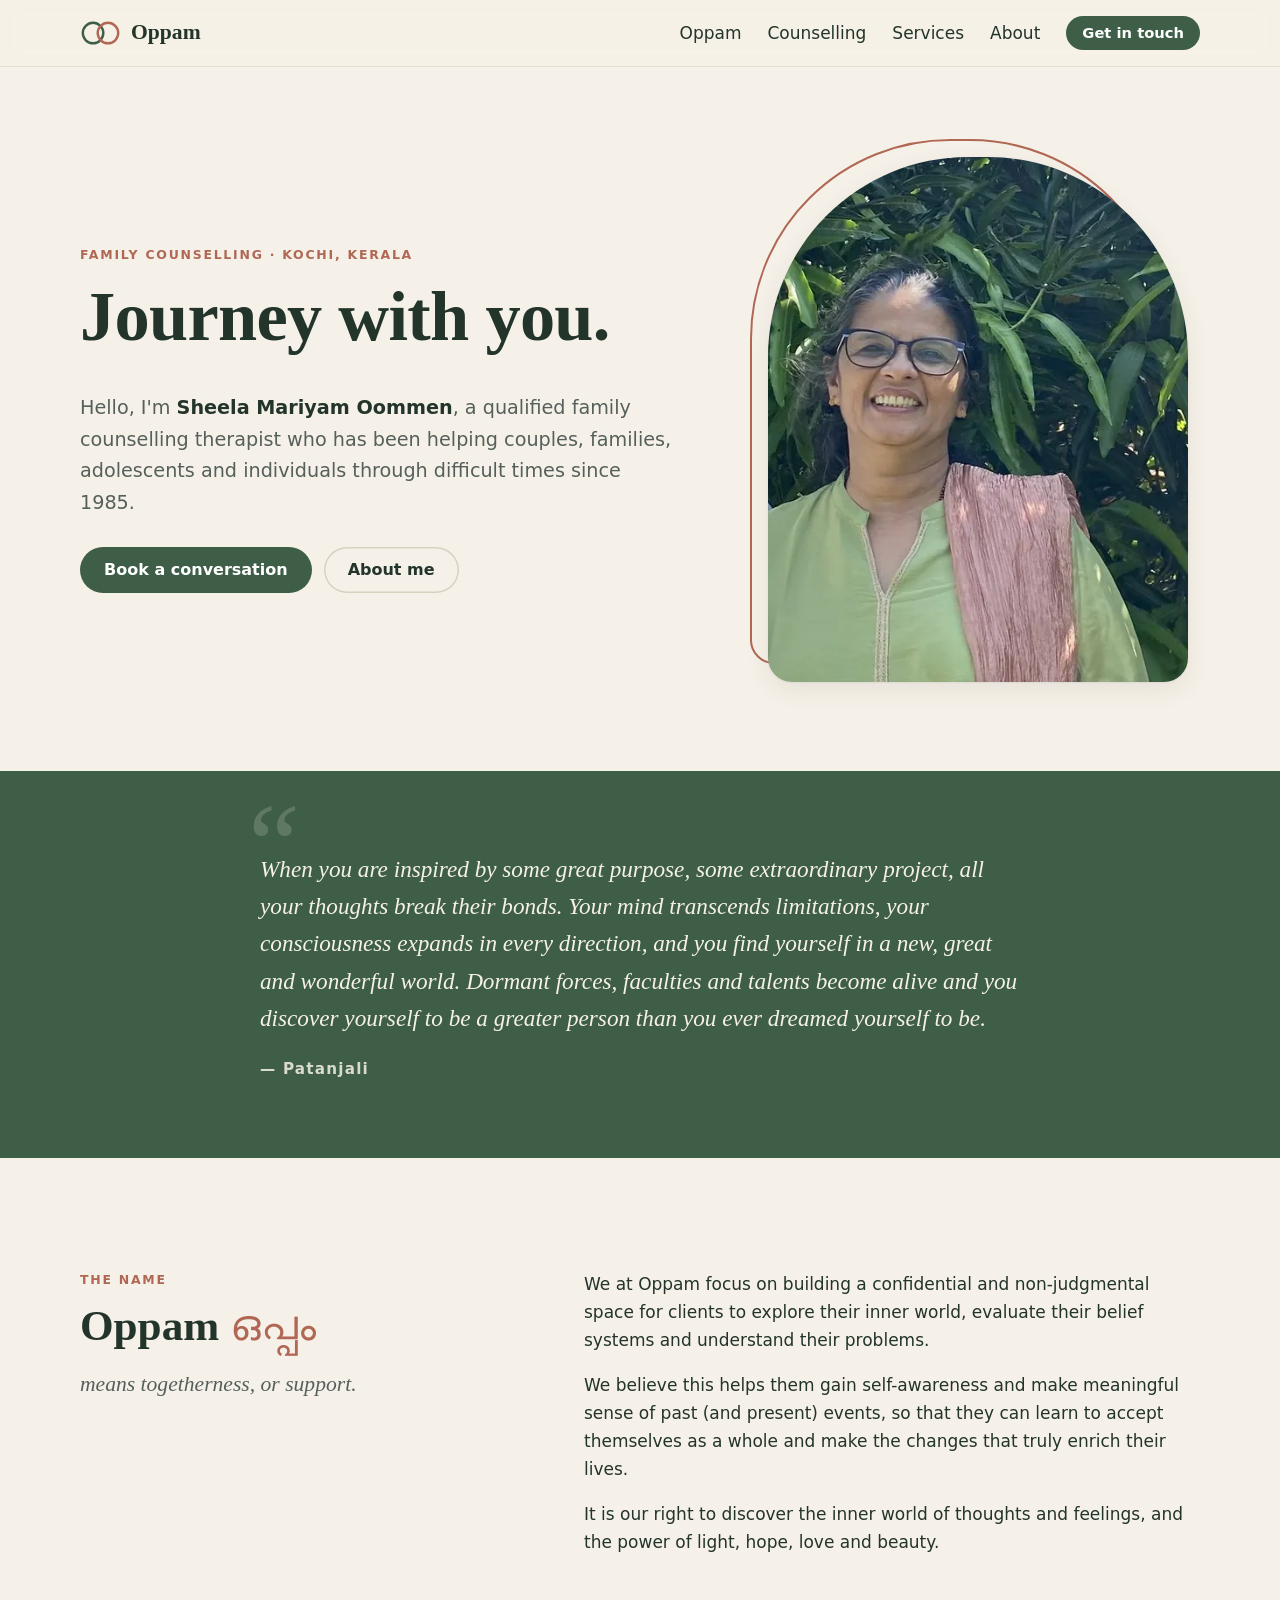
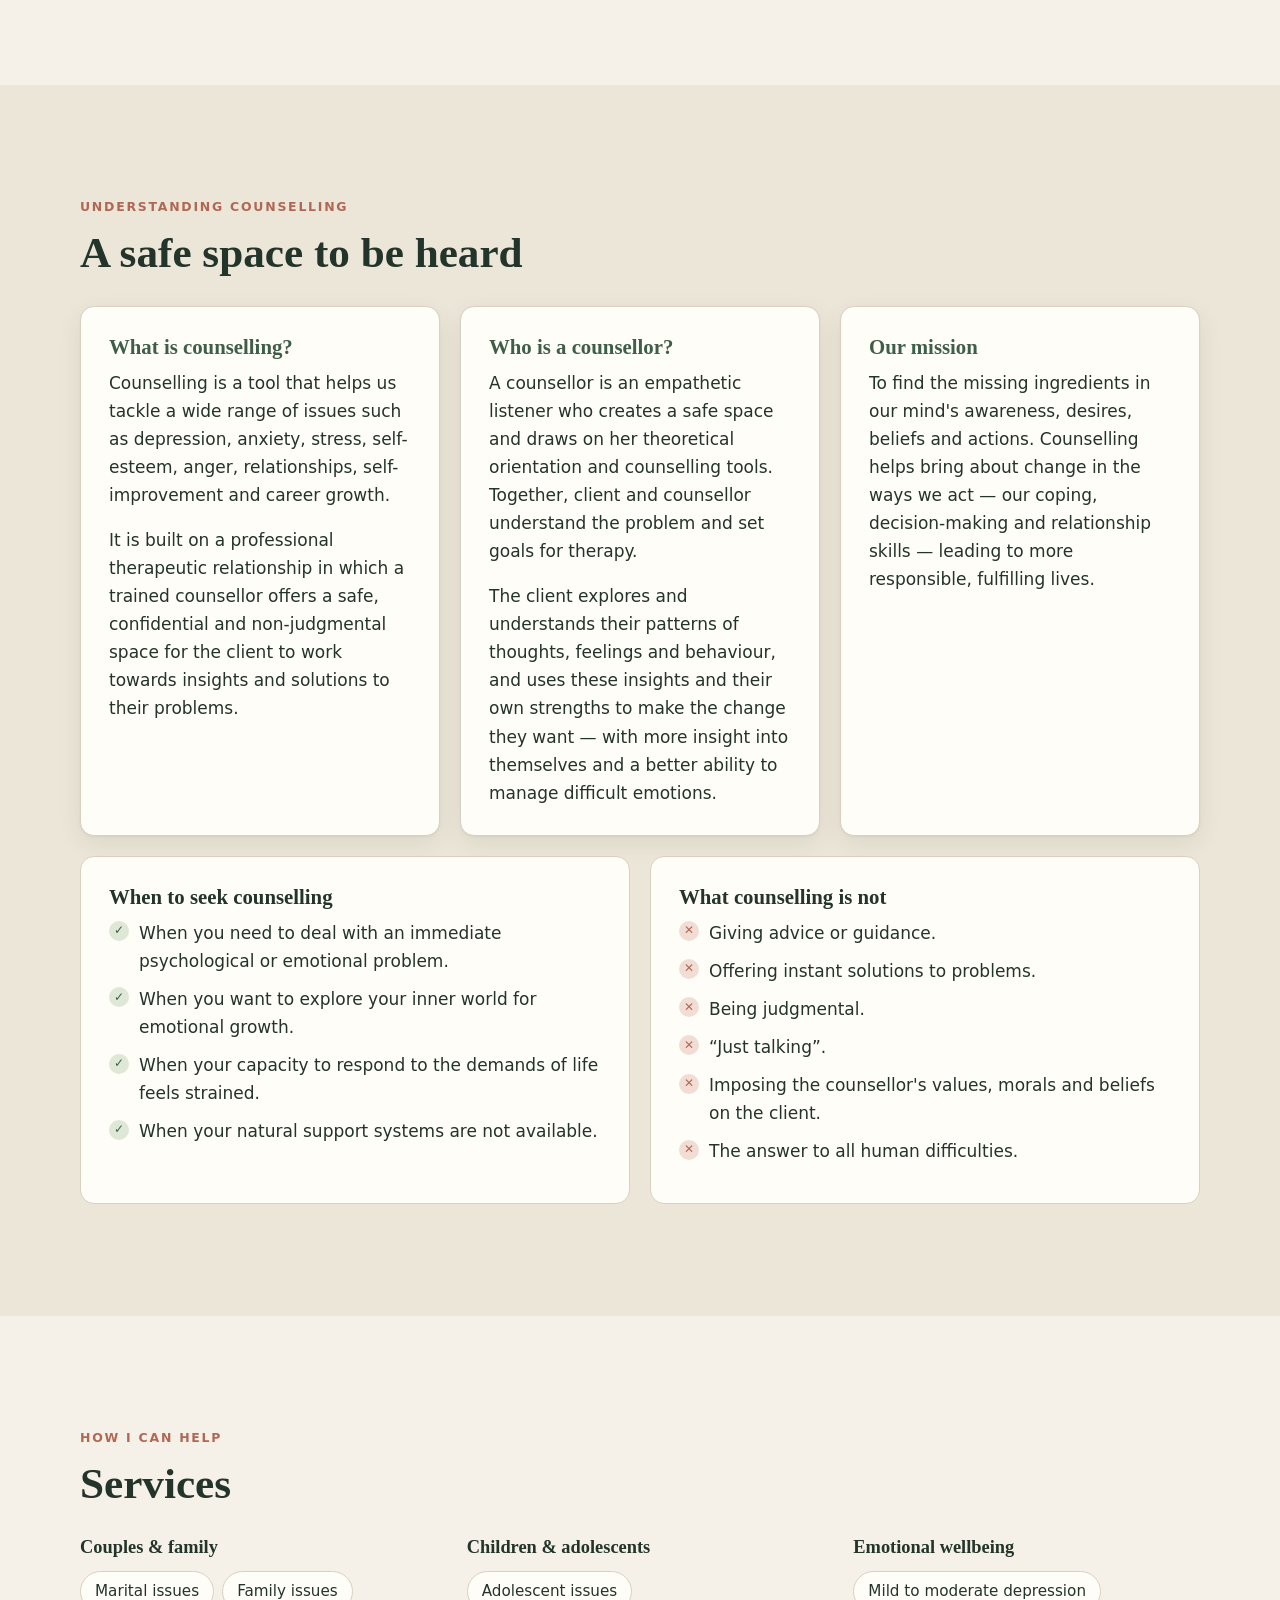
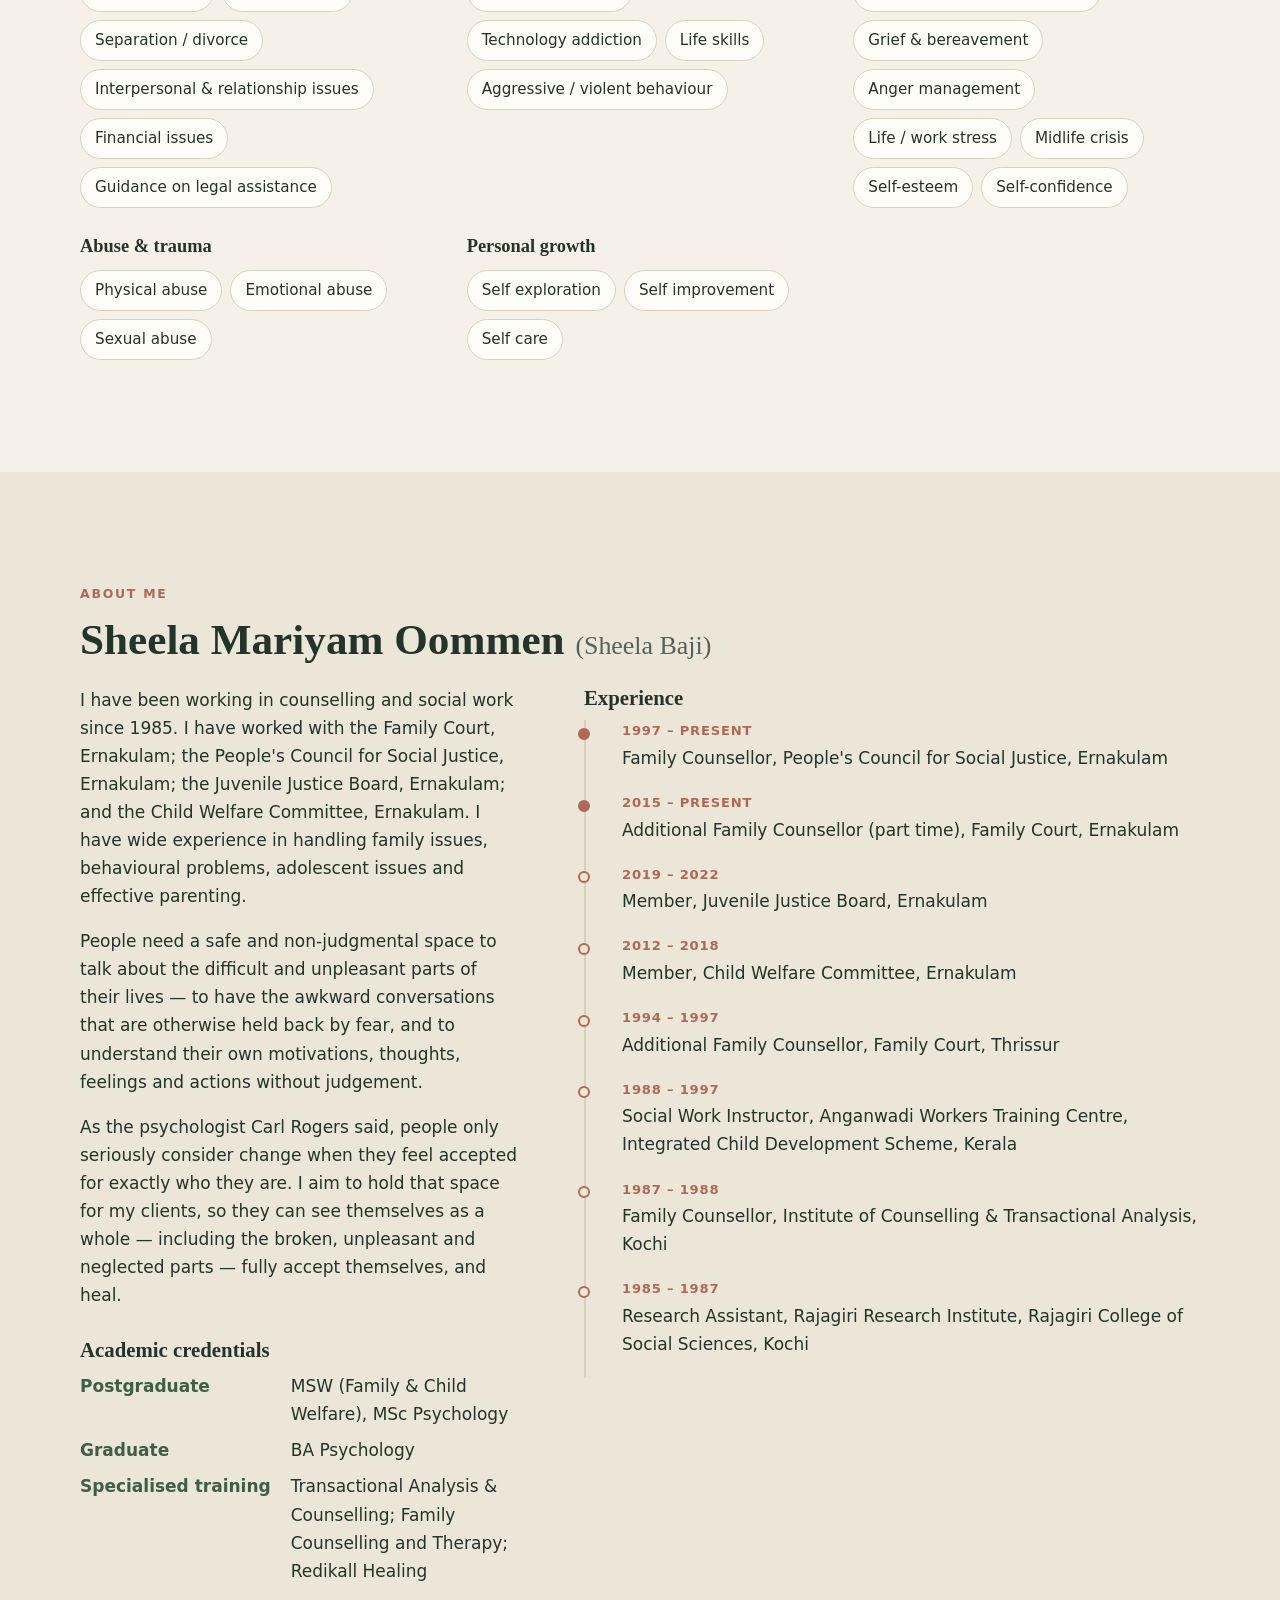
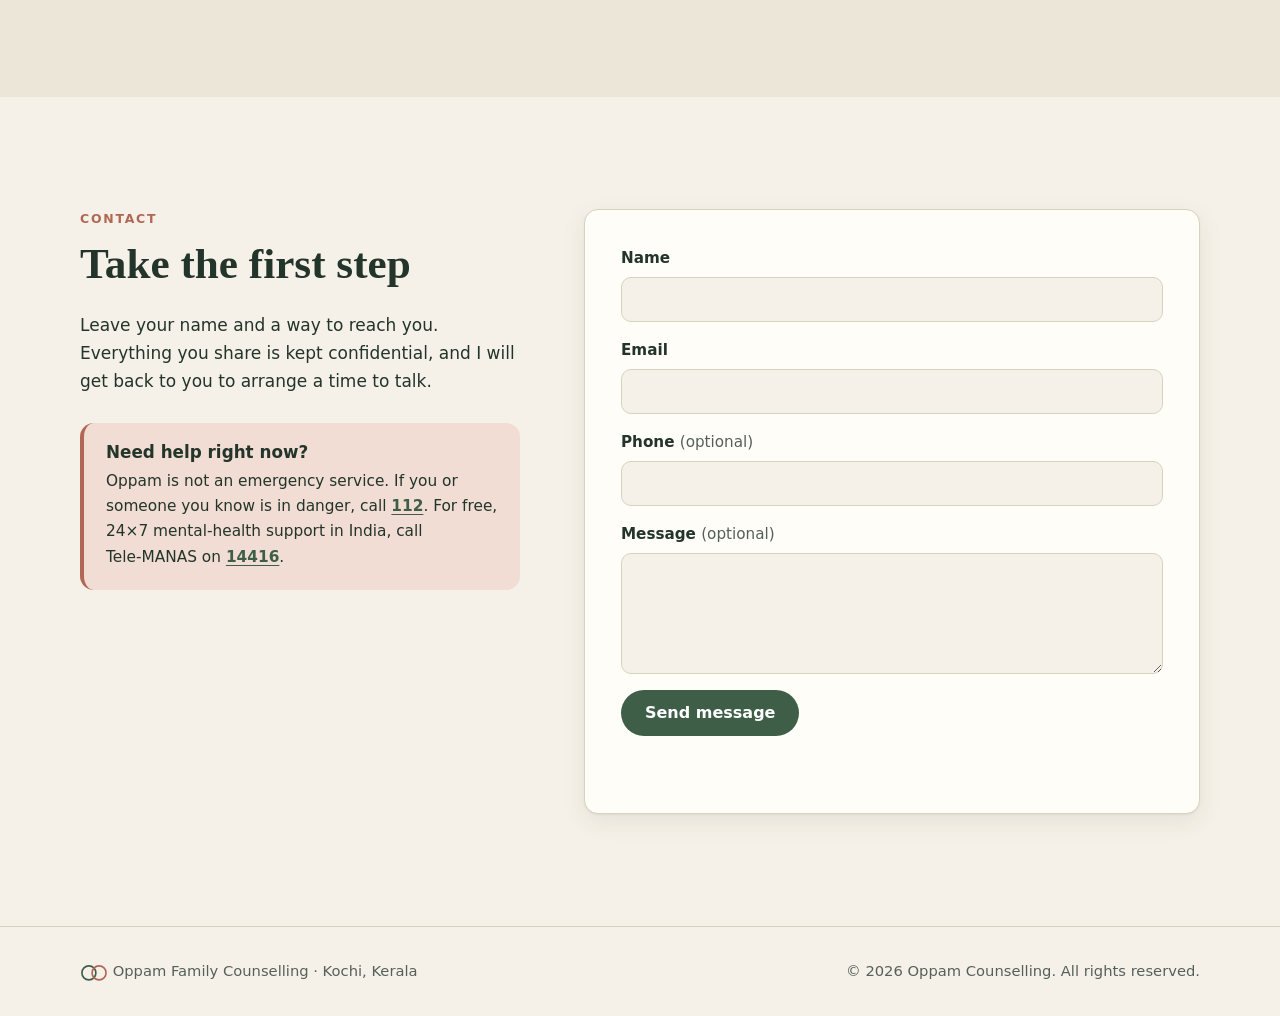
<file: index.html>
<!doctype html>
<html lang="en" class="no-js">
<head>
  <meta charset="utf-8">
  <meta name="viewport" content="width=device-width, initial-scale=1">
  <meta http-equiv="Content-Security-Policy" content="default-src 'none'; img-src 'self'; style-src 'self'; script-src 'self'; connect-src https://formspree.io; form-action https://formspree.io; base-uri 'none'; manifest-src 'self'">
  <meta name="referrer" content="strict-origin-when-cross-origin">
  <title>Oppam Family Counselling · Kochi · Sheela Mariyam Oommen</title>
  <meta name="description" content="Confidential, non-judgmental family counselling in Kochi, Kerala with Sheela Mariyam Oommen — working with couples, families, adolescents and individuals.">
  <link rel="canonical" href="https://www.oppamcounselling.com/">
  <meta name="theme-color" content="#f6f1e8" media="(prefers-color-scheme: light)">
  <meta name="theme-color" content="#161c18" media="(prefers-color-scheme: dark)">
  <link rel="icon" href="images/favicon.svg" type="image/svg+xml">
  <link rel="apple-touch-icon" href="images/apple-touch-icon.png">

  <meta property="og:type" content="website">
  <meta property="og:site_name" content="Oppam Family Counselling">
  <meta property="og:title" content="Oppam Family Counselling · Journey with you">
  <meta property="og:description" content="Confidential, non-judgmental family counselling in Kochi with Sheela Mariyam Oommen.">
  <meta property="og:url" content="https://www.oppamcounselling.com/">
  <meta property="og:image" content="https://www.oppamcounselling.com/images/og-image.jpg">
  <meta property="og:image:width" content="1200">
  <meta property="og:image:height" content="630">
  <meta name="twitter:card" content="summary_large_image">

  <link rel="stylesheet" href="assets/css/site.css">
  <script src="assets/js/site.js" defer></script>

  <script type="application/ld+json">
  {
    "@context": "https://schema.org",
    "@type": "ProfessionalService",
    "name": "Oppam Family Counselling",
    "url": "https://www.oppamcounselling.com/",
    "image": "https://www.oppamcounselling.com/images/og-image.jpg",
    "description": "Confidential, non-judgmental family counselling in Kochi, Kerala.",
    "address": { "@type": "PostalAddress", "addressLocality": "Kochi", "addressRegion": "Kerala", "addressCountry": "IN" },
    "areaServed": "Kochi",
    "founder": {
      "@type": "Person",
      "name": "Sheela Mariyam Oommen",
      "jobTitle": "Family Counsellor",
      "alumniOf": "Rajagiri College of Social Sciences"
    }
  }
  </script>
</head>
<body>
<a class="skip" href="#main">Skip to content</a>

<header class="site-header" id="top">
  <div class="wrap bar">
    <a class="brand" href="#top" aria-label="Oppam Family Counselling, back to top">
      <svg class="mark" viewBox="0 0 44 28" aria-hidden="true"><circle cx="14" cy="14" r="11"/><circle cx="30" cy="14" r="11"/></svg>
      <span>Oppam</span>
    </a>
    <button class="menu-btn" aria-expanded="false" aria-controls="nav">
      <span class="sr">Menu</span><span class="bars" aria-hidden="true"></span>
    </button>
    <nav id="nav" aria-label="Main">
      <a href="#about-oppam">Oppam</a>
      <a href="#counselling">Counselling</a>
      <a href="#services">Services</a>
      <a href="#about">About</a>
      <a class="btn btn-sm" href="#contact">Get in touch</a>
    </nav>
  </div>
</header>

<main id="main">

  <!-- Hero -->
  <section class="hero">
    <div class="wrap hero-grid">
      <div class="hero-copy">
        <p class="eyebrow">Family counselling · Kochi, Kerala</p>
        <h1>Journey with you.</h1>
        <p class="lede">Hello, I'm <strong>Sheela Mariyam Oommen</strong>, a qualified family counselling therapist who has been helping couples, families, adolescents and individuals through difficult times since 1985.</p>
        <div class="cta">
          <a class="btn" href="#contact">Book a conversation</a>
          <a class="btn btn-ghost" href="#about">About me</a>
        </div>
      </div>
      <figure class="hero-photo">
        <picture>
          <source type="image/webp" srcset="images/sheela-480.webp 480w, images/sheela-800.webp 800w" sizes="(min-width: 900px) 420px, 80vw">
          <img src="images/sheela-800.jpg" width="800" height="1000" alt="Sheela Mariyam Oommen smiling in a garden, wearing a green kurta and rose dupatta." fetchpriority="high">
        </picture>
      </figure>
    </div>
  </section>

  <!-- Quote -->
  <section class="quote-band" aria-label="Quotation">
    <div class="wrap narrow">
      <blockquote>
        <p>When you are inspired by some great purpose, some extraordinary project, all your thoughts break their bonds. Your mind transcends limitations, your consciousness expands in every direction, and you find yourself in a new, great and wonderful world. Dormant forces, faculties and talents become alive and you discover yourself to be a greater person than you ever dreamed yourself to be.</p>
        <footer>— Patanjali</footer>
      </blockquote>
    </div>
  </section>

  <!-- Oppam -->
  <section id="about-oppam" class="section">
    <div class="wrap two-col">
      <div>
        <p class="eyebrow">The name</p>
        <h2>Oppam <span class="ml" lang="ml">ഒപ്പം</span></h2>
        <p class="meaning">means <em>togetherness</em>, or <em>support</em>.</p>
      </div>
      <div class="prose">
        <p>We at Oppam focus on building a confidential and non-judgmental space for clients to explore their inner world, evaluate their belief systems and understand their problems.</p>
        <p>We believe this helps them gain self-awareness and make meaningful sense of past (and present) events, so that they can learn to accept themselves as a whole and make the changes that truly enrich their lives.</p>
        <p>It is our right to discover the inner world of thoughts and feelings, and the power of light, hope, love and beauty.</p>
      </div>
    </div>
  </section>

  <!-- Counselling -->
  <section id="counselling" class="section tint">
    <div class="wrap">
      <p class="eyebrow">Understanding counselling</p>
      <h2>A safe space to be heard</h2>
      <div class="cards">
        <article class="card">
          <h3>What is counselling?</h3>
          <p>Counselling is a tool that helps us tackle a wide range of issues such as depression, anxiety, stress, self-esteem, anger, relationships, self-improvement and career growth.</p>
          <p>It is built on a professional therapeutic relationship in which a trained counsellor offers a safe, confidential and non-judgmental space for the client to work towards insights and solutions to their problems.</p>
        </article>
        <article class="card">
          <h3>Who is a counsellor?</h3>
          <p>A counsellor is an empathetic listener who creates a safe space and draws on her theoretical orientation and counselling tools. Together, client and counsellor understand the problem and set goals for therapy.</p>
          <p>The client explores and understands their patterns of thoughts, feelings and behaviour, and uses these insights and their own strengths to make the change they want — with more insight into themselves and a better ability to manage difficult emotions.</p>
        </article>
        <article class="card">
          <h3>Our mission</h3>
          <p>To find the missing ingredients in our mind's awareness, desires, beliefs and actions. Counselling helps bring about change in the ways we act — our coping, decision-making and relationship skills — leading to more responsible, fulfilling lives.</p>
        </article>
      </div>

      <div class="when">
        <div>
          <h3>When to seek counselling</h3>
          <ul class="ticks">
            <li>When you need to deal with an immediate psychological or emotional problem.</li>
            <li>When you want to explore your inner world for emotional growth.</li>
            <li>When your capacity to respond to the demands of life feels strained.</li>
            <li>When your natural support systems are not available.</li>
          </ul>
        </div>
        <div>
          <h3>What counselling is not</h3>
          <ul class="crosses">
            <li>Giving advice or guidance.</li>
            <li>Offering instant solutions to problems.</li>
            <li>Being judgmental.</li>
            <li>“Just talking”.</li>
            <li>Imposing the counsellor's values, morals and beliefs on the client.</li>
            <li>The answer to all human difficulties.</li>
          </ul>
        </div>
      </div>
    </div>
  </section>

  <!-- Services -->
  <section id="services" class="section">
    <div class="wrap">
      <p class="eyebrow">How I can help</p>
      <h2>Services</h2>
      <div class="service-groups">
        <div class="group">
          <h3>Couples &amp; family</h3>
          <ul class="chips">
            <li>Marital issues</li><li>Family issues</li><li>Separation / divorce</li>
            <li>Interpersonal &amp; relationship issues</li><li>Financial issues</li><li>Guidance on legal assistance</li>
          </ul>
        </div>
        <div class="group">
          <h3>Children &amp; adolescents</h3>
          <ul class="chips">
            <li>Adolescent issues</li><li>Technology addiction</li><li>Life skills</li><li>Aggressive / violent behaviour</li>
          </ul>
        </div>
        <div class="group">
          <h3>Emotional wellbeing</h3>
          <ul class="chips">
            <li>Mild to moderate depression</li><li>Grief &amp; bereavement</li><li>Anger management</li>
            <li>Life / work stress</li><li>Midlife crisis</li><li>Self-esteem</li><li>Self-confidence</li>
          </ul>
        </div>
        <div class="group">
          <h3>Abuse &amp; trauma</h3>
          <ul class="chips">
            <li>Physical abuse</li><li>Emotional abuse</li><li>Sexual abuse</li>
          </ul>
        </div>
        <div class="group">
          <h3>Personal growth</h3>
          <ul class="chips">
            <li>Self exploration</li><li>Self improvement</li><li>Self care</li>
          </ul>
        </div>
      </div>
    </div>
  </section>

  <!-- About -->
  <section id="about" class="section tint">
    <div class="wrap">
      <p class="eyebrow">About me</p>
      <h2>Sheela Mariyam Oommen <span class="aka">(Sheela Baji)</span></h2>
      <div class="two-col about">
        <div class="prose">
          <p>I have been working in counselling and social work since 1985. I have worked with the Family Court, Ernakulam; the People's Council for Social Justice, Ernakulam; the Juvenile Justice Board, Ernakulam; and the Child Welfare Committee, Ernakulam. I have wide experience in handling family issues, behavioural problems, adolescent issues and effective parenting.</p>
          <p>People need a safe and non-judgmental space to talk about the difficult and unpleasant parts of their lives — to have the awkward conversations that are otherwise held back by fear, and to understand their own motivations, thoughts, feelings and actions without judgement.</p>
          <p>As the psychologist Carl Rogers said, people only seriously consider change when they feel accepted for exactly who they are. I aim to hold that space for my clients, so they can see themselves as a whole — including the broken, unpleasant and neglected parts — fully accept themselves, and heal.</p>

          <h3>Academic credentials</h3>
          <dl class="creds">
            <dt>Postgraduate</dt><dd>MSW (Family &amp; Child Welfare), MSc Psychology</dd>
            <dt>Graduate</dt><dd>BA Psychology</dd>
            <dt>Specialised training</dt><dd>Transactional Analysis &amp; Counselling; Family Counselling and Therapy; Redikall Healing</dd>
          </dl>
        </div>

        <div>
          <h3>Experience</h3>
          <ol class="timeline">
            <li><span class="yr">1997 – present</span><span>Family Counsellor, People's Council for Social Justice, Ernakulam</span></li>
            <li><span class="yr">2015 – present</span><span>Additional Family Counsellor (part time), Family Court, Ernakulam</span></li>
            <li><span class="yr">2019 – 2022</span><span>Member, Juvenile Justice Board, Ernakulam</span></li>
            <li><span class="yr">2012 – 2018</span><span>Member, Child Welfare Committee, Ernakulam</span></li>
            <li><span class="yr">1994 – 1997</span><span>Additional Family Counsellor, Family Court, Thrissur</span></li>
            <li><span class="yr">1988 – 1997</span><span>Social Work Instructor, Anganwadi Workers Training Centre, Integrated Child Development Scheme, Kerala</span></li>
            <li><span class="yr">1987 – 1988</span><span>Family Counsellor, Institute of Counselling &amp; Transactional Analysis, Kochi</span></li>
            <li><span class="yr">1985 – 1987</span><span>Research Assistant, Rajagiri Research Institute, Rajagiri College of Social Sciences, Kochi</span></li>
          </ol>
        </div>
      </div>
    </div>
  </section>

  <!-- Contact -->
  <section id="contact" class="section">
    <div class="wrap two-col">
      <div>
        <p class="eyebrow">Contact</p>
        <h2>Take the first step</h2>
        <p>Leave your name and a way to reach you. Everything you share is kept confidential, and I will get back to you to arrange a time to talk.</p>
        <aside class="crisis" aria-label="If you are in crisis">
          <h3>Need help right now?</h3>
          <p>Oppam is not an emergency service. If you or someone you know is in danger, call <a href="tel:112"><strong>112</strong></a>. For free, 24×7 mental-health support in India, call Tele&#8209;MANAS on <a href="tel:14416"><strong>14416</strong></a>.</p>
        </aside>
      </div>

      <form class="form" method="POST" action="https://formspree.io/f/xwkyqvjz">
        <input type="hidden" name="_subject" value="Contact request from Oppam">
        <div class="hp" aria-hidden="true"><label>Leave this empty <input type="text" name="_gotcha" tabindex="-1" autocomplete="off"></label></div>
        <label>Name <input type="text" name="name" autocomplete="name" required maxlength="120"></label>
        <label>Email <input type="email" name="email" autocomplete="email" required maxlength="200"></label>
        <label><span>Phone <span class="opt">(optional)</span></span> <input type="tel" name="phone" autocomplete="tel" maxlength="30"></label>
        <label><span>Message <span class="opt">(optional)</span></span> <textarea name="message" rows="5" maxlength="4000"></textarea></label>
        <button class="btn" type="submit">Send message</button>
        <p class="form-status" role="status" aria-live="polite"></p>
      </form>
    </div>
  </section>

</main>

<footer class="site-footer">
  <div class="wrap">
    <p><svg class="mark" viewBox="0 0 44 28" aria-hidden="true"><circle cx="14" cy="14" r="11"/><circle cx="30" cy="14" r="11"/></svg> Oppam Family Counselling · Kochi, Kerala</p>
    <p>&copy; <span id="year">2026</span> Oppam Counselling. All rights reserved.</p>
  </div>
</footer>
</body>
</html>
</file>
<file: assets/css/site.css>
/* Oppam — site styles. No external fonts or frameworks. */

:root {
  --bg: #f6f1e8;
  --bg-tint: #ece6d8;
  --surface: #fffdf8;
  --ink: #23342a;
  --ink-soft: #55605a;
  --line: #d9d1c0;
  --sage: #3e5e48;
  --sage-soft: #dfe7d6;
  --rose: #b06854;
  --rose-soft: #f1ddd4;
  --on-accent: #ffffff;
  --shadow: 0 1px 2px rgb(35 52 42 / .06), 0 8px 24px rgb(35 52 42 / .08);

  --serif: "Iowan Old Style", "Palatino Linotype", Palatino, "Book Antiqua", Georgia, serif;
  --sans: system-ui, -apple-system, "Segoe UI", Roboto, "Noto Sans", "Helvetica Neue", Arial, sans-serif;
  --radius: 14px;
  color-scheme: light;
}

@media (prefers-color-scheme: dark) {
  :root {
    --bg: #161c18;
    --bg-tint: #1d2520;
    --surface: #222b25;
    --ink: #e9ece4;
    --ink-soft: #a9b3aa;
    --line: #34403a;
    --sage: #9cc3a3;
    --sage-soft: #2a3a2f;
    --rose: #e3a08c;
    --rose-soft: #3b2a25;
    --on-accent: #10160f;
    --shadow: 0 1px 2px rgb(0 0 0 / .3), 0 8px 24px rgb(0 0 0 / .25);
    color-scheme: dark;
  }
}

*, *::before, *::after { box-sizing: border-box; }
html { scroll-behavior: smooth; scroll-padding-top: 80px; -webkit-text-size-adjust: 100%; }
@media (prefers-reduced-motion: reduce) { html { scroll-behavior: auto; } * { transition: none !important; } }

body {
  margin: 0;
  background: var(--bg);
  color: var(--ink);
  font: 17px/1.65 var(--sans);
  text-rendering: optimizeLegibility;
}

h1, h2, h3 { font-family: var(--serif); line-height: 1.15; margin: 0 0 .5em; font-weight: 600; }
h1 { font-size: clamp(2.6rem, 6vw, 4.4rem); letter-spacing: -.01em; }
h2 { font-size: clamp(1.9rem, 3.6vw, 2.7rem); }
h3 { font-size: 1.3rem; }
p { margin: 0 0 1em; }
a { color: var(--sage); text-underline-offset: 3px; }
a:hover { color: var(--rose); }
img { max-width: 100%; height: auto; display: block; }
:focus-visible { outline: 3px solid var(--rose); outline-offset: 3px; border-radius: 4px; }

.wrap { width: min(1120px, 100% - 32px); margin-inline: auto; }
.narrow { width: min(760px, 100% - 32px); }
.sr { position: absolute; width: 1px; height: 1px; overflow: hidden; clip: rect(0 0 0 0); white-space: nowrap; }
.skip { position: absolute; left: 16px; top: -60px; z-index: 100; background: var(--ink); color: var(--bg); padding: 10px 14px; border-radius: 8px; }
.skip:focus { top: 12px; }

.eyebrow { text-transform: uppercase; letter-spacing: .14em; font-size: .78rem; font-weight: 600; color: var(--rose); margin-bottom: .8em; }

/* Mark (two overlapping circles = togetherness) */
.mark { width: 1.9em; height: auto; fill: none; stroke-width: 2.6; vertical-align: middle; }
.mark circle:first-child { stroke: var(--sage); }
.mark circle:last-child { stroke: var(--rose); }

/* Buttons */
.btn {
  display: inline-block; border: 0; cursor: pointer;
  background: var(--sage); color: var(--on-accent);
  font: 600 1rem/1 var(--sans); padding: 15px 24px; border-radius: 999px;
  text-decoration: none; transition: transform .15s, background .15s;
}
.btn:hover { background: var(--rose); color: var(--on-accent); transform: translateY(-1px); }
.btn-ghost { background: transparent; color: var(--ink); box-shadow: inset 0 0 0 1.5px var(--line); }
.btn-ghost:hover { background: var(--surface); color: var(--ink); }
.btn-sm { padding: 10px 16px; font-size: .92rem; }
.btn[disabled] { opacity: .6; cursor: progress; }

/* Header */
.site-header {
  position: sticky; top: 0; z-index: 50;
  background: color-mix(in srgb, var(--bg) 88%, transparent);
  backdrop-filter: saturate(1.2) blur(10px);
  -webkit-backdrop-filter: saturate(1.2) blur(10px);
  border-bottom: 1px solid color-mix(in srgb, var(--line) 60%, transparent);
}
.bar { display: flex; align-items: center; justify-content: space-between; height: 66px; }
.brand { display: flex; align-items: center; gap: 10px; color: var(--ink); text-decoration: none; font: 600 1.35rem var(--serif); }
.brand:hover { color: var(--ink); }
#nav { display: flex; align-items: center; gap: 26px; }
#nav a:not(.btn) { color: var(--ink); text-decoration: none; font-weight: 500; }
#nav a:not(.btn):hover { color: var(--rose); }
.menu-btn { display: none; }

@media (max-width: 820px) {
  .menu-btn {
    display: grid; place-items: center; width: 44px; height: 44px;
    background: none; border: 0; color: var(--ink); cursor: pointer;
  }
  .bars, .bars::before, .bars::after { display: block; width: 22px; height: 2px; background: currentColor; border-radius: 2px; position: relative; transition: transform .2s; }
  .bars::before, .bars::after { content: ""; position: absolute; left: 0; }
  .bars::before { top: -7px; } .bars::after { top: 7px; }
  .menu-btn[aria-expanded="true"] .bars { background: transparent; }
  .menu-btn[aria-expanded="true"] .bars::before { transform: translateY(7px) rotate(45deg); }
  .menu-btn[aria-expanded="true"] .bars::after { transform: translateY(-7px) rotate(-45deg); }

  #nav {
    position: absolute; left: 0; right: 0; top: 66px;
    flex-direction: column; align-items: stretch; gap: 0;
    background: var(--bg); border-bottom: 1px solid var(--line);
    padding: 8px 16px 18px; display: none;
  }
  #nav.open { display: flex; }
  #nav a:not(.btn) { padding: 12px 0; border-bottom: 1px solid var(--line); }
  #nav .btn { margin-top: 14px; text-align: center; }
  .no-js #nav { position: static; display: flex; flex-direction: row; flex-wrap: wrap; }
}

/* Hero */
.hero { padding: clamp(40px, 7vw, 96px) 0 clamp(48px, 7vw, 96px); overflow: hidden; }
.hero-grid { display: grid; grid-template-columns: 1.15fr .85fr; gap: clamp(32px, 6vw, 80px); align-items: center; }
.lede { font-size: 1.2rem; color: var(--ink-soft); max-width: 34em; }
.lede strong { color: var(--ink); }
.cta { display: flex; flex-wrap: wrap; gap: 12px; margin-top: 28px; }
.hero-photo { margin: 0; position: relative; justify-self: center; max-width: 420px; }
.hero-photo::before {
  content: ""; position: absolute; inset: -18px 18px 18px -18px;
  border: 2px solid var(--rose); border-radius: 200px 200px 24px 24px; z-index: 0;
}
.hero-photo img { position: relative; border-radius: 200px 200px 24px 24px; box-shadow: var(--shadow); }
@media (max-width: 820px) {
  .hero-grid { grid-template-columns: 1fr; }
  .hero-photo { max-width: 320px; order: -1; margin-top: 12px; }
}

/* Quote band */
.quote-band { background: var(--sage); color: #f6f1e8; padding: clamp(48px, 7vw, 80px) 0; }
@media (prefers-color-scheme: dark) { .quote-band { background: var(--sage-soft); color: var(--ink); } }
blockquote { margin: 0; font: italic 400 clamp(1.15rem, 2.2vw, 1.45rem)/1.6 var(--serif); position: relative; }
blockquote::before { content: "“"; position: absolute; left: -.2em; top: -.55em; font-size: 5em; opacity: .18; line-height: 1; }
blockquote footer { font: 600 .95rem var(--sans); font-style: normal; letter-spacing: .08em; margin-top: 12px; opacity: .85; }

/* Sections */
.section { padding: clamp(64px, 9vw, 112px) 0; }
.tint { background: var(--bg-tint); }
.two-col { display: grid; grid-template-columns: 1fr 1.4fr; gap: clamp(28px, 5vw, 72px); align-items: start; }
@media (max-width: 820px) { .two-col { grid-template-columns: 1fr; } }
.prose { max-width: 40em; }
.ml { color: var(--rose); font-family: var(--sans); font-weight: 500; }
.meaning { font: italic 1.35rem var(--serif); color: var(--ink-soft); }
.aka { font-size: .6em; color: var(--ink-soft); font-weight: 400; }

/* Cards */
.cards { display: grid; grid-template-columns: repeat(3, 1fr); gap: 20px; margin-top: 28px; }
@media (max-width: 960px) { .cards { grid-template-columns: 1fr; } }
.card { background: var(--surface); border: 1px solid var(--line); border-radius: var(--radius); padding: 28px; box-shadow: var(--shadow); }
.card h3 { color: var(--sage); }
.card p:last-child { margin: 0; }

.when { display: grid; grid-template-columns: 1fr 1fr; gap: 20px; margin-top: 20px; }
.when > div { background: var(--surface); border: 1px solid var(--line); border-radius: var(--radius); padding: 28px; }
@media (max-width: 820px) { .when { grid-template-columns: 1fr; } }
.ticks, .crosses { list-style: none; padding: 0; margin: 0; }
.ticks li, .crosses li { position: relative; padding-left: 30px; margin-bottom: 10px; }
.ticks li::before, .crosses li::before {
  position: absolute; left: 0; top: .2em; width: 20px; height: 20px; border-radius: 50%;
  display: grid; place-items: center; font-size: .75rem; font-weight: 700;
}
.ticks li::before { content: "✓"; background: var(--sage-soft); color: var(--sage); }
.crosses li::before { content: "✕"; background: var(--rose-soft); color: var(--rose); }

/* Services */
.service-groups { display: grid; grid-template-columns: repeat(auto-fit, minmax(300px, 1fr)); gap: 28px 40px; margin-top: 28px; }
.group h3 { font-size: 1.15rem; margin-bottom: .7em; }
.chips { list-style: none; padding: 0; margin: 0; display: flex; flex-wrap: wrap; gap: 8px; }
.chips li { background: var(--surface); border: 1px solid var(--line); padding: 7px 14px; border-radius: 999px; font-size: .95rem; }

/* About */
.about h3 { margin-top: 1.4em; }
.about > div:last-child h3 { margin-top: 0; }
.creds { display: grid; grid-template-columns: max-content 1fr; gap: 8px 20px; margin: 0; }
.creds dt { font-weight: 600; color: var(--sage); }
.creds dd { margin: 0; }
@media (max-width: 520px) { .creds { grid-template-columns: 1fr; } .creds dd { margin-bottom: 8px; } }

.timeline { list-style: none; margin: 0; padding: 0 0 0 20px; border-left: 2px solid var(--line); }
.timeline li { position: relative; padding: 0 0 20px 16px; display: grid; gap: 2px; }
.timeline li::before {
  content: ""; position: absolute; left: -28px; top: .45em; width: 12px; height: 12px;
  border-radius: 50%; background: var(--bg-tint); border: 2px solid var(--rose);
}
.timeline li:nth-child(-n+2)::before { background: var(--rose); }
.yr { font-size: .82rem; font-weight: 600; letter-spacing: .06em; text-transform: uppercase; color: var(--rose); }

/* Contact */
.crisis { margin-top: 28px; padding: 20px 22px; border-radius: var(--radius); background: var(--rose-soft); border-left: 4px solid var(--rose); }
.crisis h3 { font-size: 1.05rem; font-family: var(--sans); margin-bottom: .4em; }
.crisis p { margin: 0; font-size: .96rem; }

.form { background: var(--surface); border: 1px solid var(--line); border-radius: var(--radius); padding: clamp(22px, 4vw, 36px); box-shadow: var(--shadow); display: grid; gap: 16px; }
.form label { display: grid; gap: 6px; font-weight: 600; font-size: .95rem; }
.opt { font-weight: 400; color: var(--ink-soft); }
.form input, .form textarea {
  font: 1rem var(--sans); color: var(--ink); background: var(--bg);
  border: 1.5px solid var(--line); border-radius: 10px; padding: 12px 14px; width: 100%;
}
.form input:focus, .form textarea:focus { outline: none; border-color: var(--sage); box-shadow: 0 0 0 3px var(--sage-soft); }
.form textarea { resize: vertical; min-height: 120px; }
.form .btn { justify-self: start; }
.form-status { margin: 0; min-height: 1.5em; font-weight: 500; }
.form-status.ok { color: var(--sage); }
.form-status.err { color: var(--rose); }
.hp { position: absolute; left: -9999px; width: 1px; height: 1px; overflow: hidden; }

/* Footer */
.site-footer { border-top: 1px solid var(--line); padding: 32px 0; color: var(--ink-soft); font-size: .92rem; }
.site-footer .wrap { display: flex; flex-wrap: wrap; justify-content: space-between; gap: 8px 24px; }
.site-footer p { margin: 0; }

/* 404 */
.center { min-height: 70vh; display: grid; place-content: center; text-align: center; gap: 8px; }
</file>
